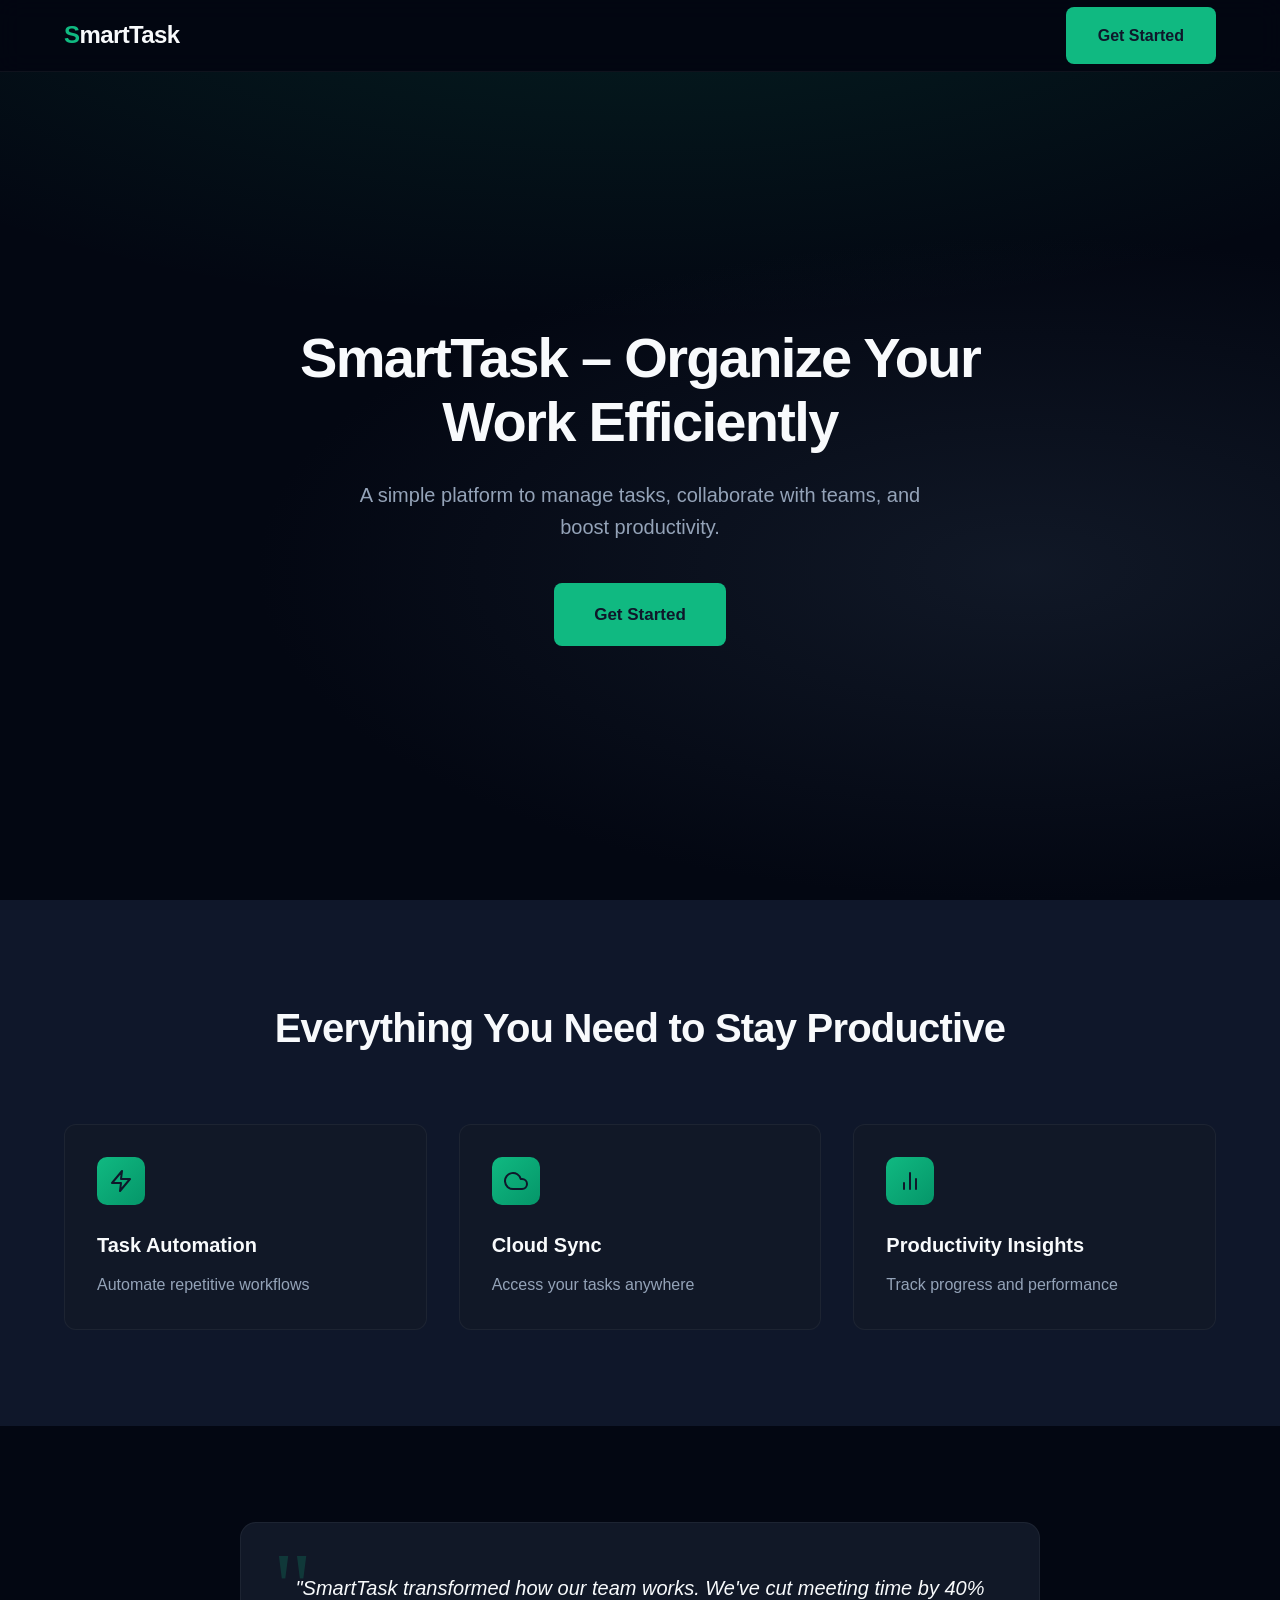
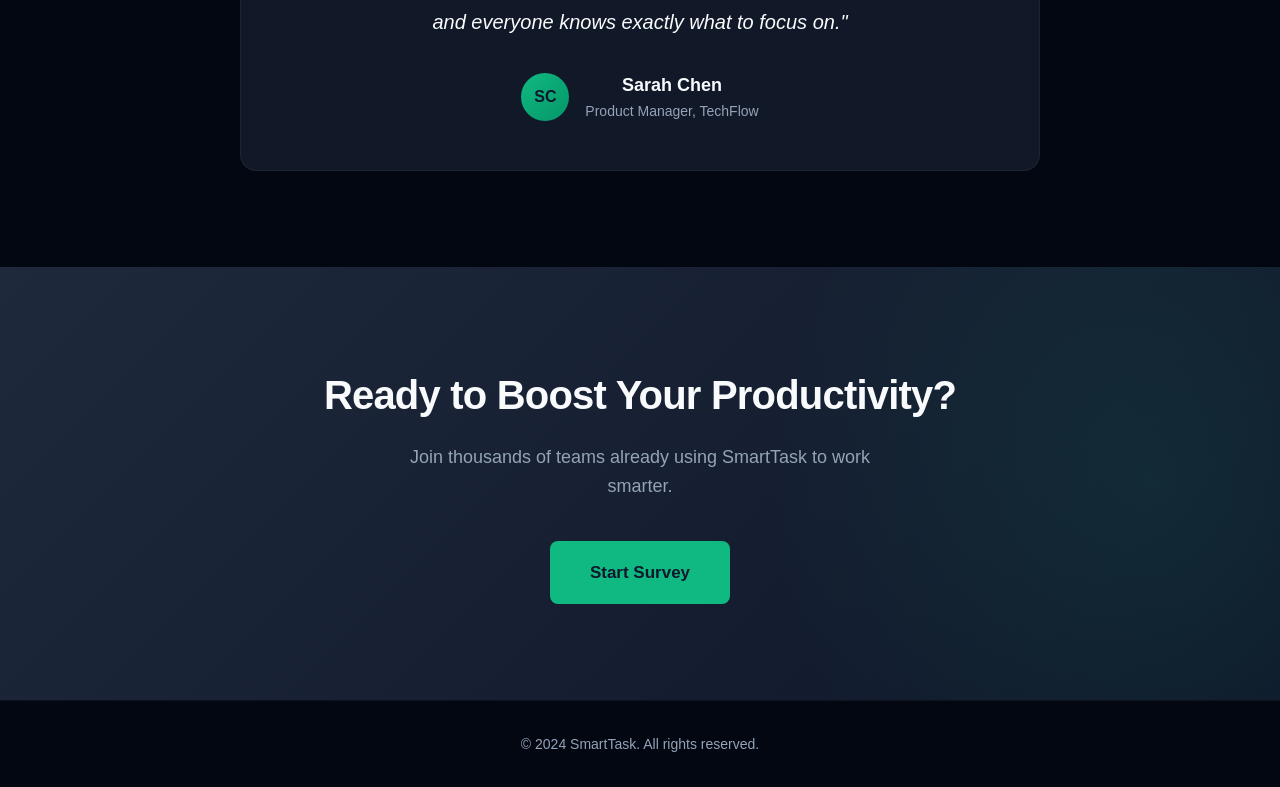
<file: fast-page/index.html>
<!DOCTYPE html>
<html lang="en">
<head>
    <meta charset="UTF-8">
    <meta name="viewport" content="width=device-width, initial-scale=1.0">
    <meta name="description" content="SmartTask - A simple platform to manage tasks, collaborate with teams, and boost productivity.">
    <title>SmartTask – Organize Your Work Efficiently</title>
    <link rel="stylesheet" href="styles.css">
</head>
<body>
    <!-- Navigation -->
    <nav class="navbar">
        <div class="nav-container">
            <a href="#" class="logo">SmartTask</a>
            <a href="#cta" class="btn btn-primary nav-btn">Get Started</a>
        </div>
    </nav>

    <!-- Hero Section -->
    <section class="hero">
        <div class="hero-content">
            <h1 class="hero-title">SmartTask – Organize Your Work Efficiently</h1>
            <p class="hero-subtitle">A simple platform to manage tasks, collaborate with teams, and boost productivity.</p>
            <a href="#cta" class="btn btn-primary btn-large">Get Started</a>
        </div>
    </section>

    <!-- Features Section -->
    <section class="features">
        <div class="container">
            <h2 class="section-title">Everything You Need to Stay Productive</h2>
            <div class="features-grid">
                <div class="feature-card">
                    <div class="feature-icon">
                        <svg xmlns="http://www.w3.org/2000/svg" viewBox="0 0 24 24" fill="none" stroke="currentColor" stroke-width="2" stroke-linecap="round" stroke-linejoin="round">
                            <path d="M13 2L3 14h9l-1 8 10-12h-9l1-8z"/>
                        </svg>
                    </div>
                    <h3 class="feature-title">Task Automation</h3>
                    <p class="feature-description">Automate repetitive workflows</p>
                </div>
                <div class="feature-card">
                    <div class="feature-icon">
                        <svg xmlns="http://www.w3.org/2000/svg" viewBox="0 0 24 24" fill="none" stroke="currentColor" stroke-width="2" stroke-linecap="round" stroke-linejoin="round">
                            <path d="M18 10h-1.26A8 8 0 1 0 9 20h9a5 5 0 0 0 0-10z"/>
                        </svg>
                    </div>
                    <h3 class="feature-title">Cloud Sync</h3>
                    <p class="feature-description">Access your tasks anywhere</p>
                </div>
                <div class="feature-card">
                    <div class="feature-icon">
                        <svg xmlns="http://www.w3.org/2000/svg" viewBox="0 0 24 24" fill="none" stroke="currentColor" stroke-width="2" stroke-linecap="round" stroke-linejoin="round">
                            <line x1="18" y1="20" x2="18" y2="10"/>
                            <line x1="12" y1="20" x2="12" y2="4"/>
                            <line x1="6" y1="20" x2="6" y2="14"/>
                        </svg>
                    </div>
                    <h3 class="feature-title">Productivity Insights</h3>
                    <p class="feature-description">Track progress and performance</p>
                </div>
            </div>
        </div>
    </section>

    <!-- Testimonial Section -->
    <section class="testimonial">
        <div class="container">
            <div class="testimonial-card">
                <blockquote class="testimonial-quote">
                    "SmartTask transformed how our team works. We've cut meeting time by 40% and everyone knows exactly what to focus on."
                </blockquote>
                <div class="testimonial-author">
                    <div class="author-avatar">SC</div>
                    <div class="author-info">
                        <div class="author-name">Sarah Chen</div>
                        <div class="author-title">Product Manager, TechFlow</div>
                    </div>
                </div>
            </div>
        </div>
    </section>

    <!-- CTA Section -->
    <section class="cta" id="cta">
        <div class="container">
            <div class="cta-content">
                <h2 class="cta-title">Ready to Boost Your Productivity?</h2>
                <p class="cta-subtitle">Join thousands of teams already using SmartTask to work smarter.</p>
<a href="https://docs.google.com/forms/d/e/1FAIpQLSdQBJs6itl0eZw2GVE6zspK_drlKFVu5jhYUi-5BXzn3vnX2w/viewform?usp=pp_url&entry.213610116=Version+A" class="btn btn-primary btn-large">Start Survey</a>
            </div>
        </div>
    </section>

    <!-- Footer -->
    <footer class="footer">
        <div class="container">
            <p class="footer-text">© 2024 SmartTask. All rights reserved.</p>
        </div>
    </footer>

    <script src="script.js"></script>
</body>
</html>
</file>
<file: fast-page/styles.css>
/* SmartTask Landing Page Styles */

/* CSS Variables */
:root {
    --color-primary: #0F172A;
    --color-secondary: #1E293B;
    --color-accent: #10B981;
    --color-accent-hover: #059669;
    --color-text-primary: #F8FAFC;
    --color-text-secondary: #94A3B8;
    --color-background: #030712;
    --color-card: #111827;
    --font-system: -apple-system, BlinkMacSystemFont, "Segoe UI", Roboto, Oxygen, Ubuntu, Cantarell, sans-serif;
    --transition: 0.3s ease;
    --shadow-card: 0 4px 6px -1px rgba(0, 0, 0, 0.3);
    --shadow-card-hover: 0 10px 15px -3px rgba(0, 0, 0, 0.4);
}

/* Reset & Base */
*, *::before, *::after {
    box-sizing: border-box;
    margin: 0;
    padding: 0;
}

html {
    scroll-behavior: smooth;
}

body {
    font-family: var(--font-system);
    font-size: 1.125rem;
    line-height: 1.6;
    color: var(--color-text-primary);
    background-color: var(--color-background);
    -webkit-font-smoothing: antialiased;
    -moz-osx-font-smoothing: grayscale;
}

/* Container */
.container {
    max-width: 1200px;
    margin: 0 auto;
    padding: 0 1.5rem;
}

/* Navigation */
.navbar {
    position: sticky;
    top: 0;
    z-index: 100;
    height: 72px;
    background: rgba(3, 7, 18, 0.85);
    backdrop-filter: blur(12px);
    -webkit-backdrop-filter: blur(12px);
    border-bottom: 1px solid rgba(255, 255, 255, 0.05);
}

.nav-container {
    max-width: 1200px;
    margin: 0 auto;
    padding: 0 1.5rem;
    height: 100%;
    display: flex;
    align-items: center;
    justify-content: space-between;
}

.logo {
    font-size: 1.5rem;
    font-weight: 700;
    color: var(--color-text-primary);
    text-decoration: none;
    letter-spacing: -0.025em;
}

.logo::first-letter {
    color: var(--color-accent);
}

.nav-btn {
    padding: 0.625rem 1.25rem;
    font-size: 0.9375rem;
}

/* Buttons */
.btn {
    display: inline-block;
    padding: 1rem 2rem;
    font-family: var(--font-system);
    font-size: 1rem;
    font-weight: 600;
    text-decoration: none;
    border-radius: 8px;
    cursor: pointer;
    border: none;
    transition: all var(--transition);
}

.btn-primary {
    background-color: var(--color-accent);
    color: var(--color-primary);
}

.btn-primary:hover {
    background-color: var(--color-accent-hover);
    transform: translateY(-2px);
    box-shadow: 0 4px 12px rgba(16, 185, 129, 0.3);
}

.btn-primary:active {
    transform: scale(0.98);
}

.btn-large {
    padding: 1.125rem 2.5rem;
    font-size: 1.0625rem;
}

/* Hero Section */
.hero {
    min-height: calc(100vh - 72px);
    display: flex;
    align-items: center;
    justify-content: center;
    text-align: center;
    padding: 4rem 1.5rem;
    position: relative;
    overflow: hidden;
}

.hero::before {
    content: '';
    position: absolute;
    top: 0;
    left: 0;
    right: 0;
    bottom: 0;
    background: 
        radial-gradient(ellipse 80% 50% at 50% -20%, rgba(16, 185, 129, 0.15), transparent),
        radial-gradient(ellipse 60% 40% at 80% 60%, rgba(30, 41, 59, 0.5), transparent);
    pointer-events: none;
}

.hero-content {
    position: relative;
    z-index: 1;
    max-width: 800px;
}

.hero-title {
    font-size: clamp(2.25rem, 5vw, 3.5rem);
    font-weight: 700;
    line-height: 1.15;
    letter-spacing: -0.03em;
    margin-bottom: 1.5rem;
    color: var(--color-text-primary);
}

.hero-title .accent {
    color: var(--color-accent);
}

.hero-subtitle {
    font-size: clamp(1rem, 2vw, 1.25rem);
    color: var(--color-text-secondary);
    margin-bottom: 2.5rem;
    max-width: 600px;
    margin-left: auto;
    margin-right: auto;
}

/* Features Section */
.features {
    padding: 6rem 0;
    background-color: var(--color-primary);
}

.section-title {
    font-size: clamp(1.75rem, 4vw, 2.5rem);
    font-weight: 600;
    text-align: center;
    margin-bottom: 4rem;
    letter-spacing: -0.02em;
}

.features-grid {
    display: grid;
    grid-template-columns: repeat(3, 1fr);
    gap: 2rem;
}

.feature-card {
    background: var(--color-card);
    padding: 2rem;
    border-radius: 12px;
    border: 1px solid rgba(255, 255, 255, 0.05);
    transition: all var(--transition);
}

.feature-card:hover {
    transform: translateY(-4px);
    box-shadow: var(--shadow-card-hover);
    border-color: rgba(16, 185, 129, 0.2);
}

.feature-icon {
    width: 48px;
    height: 48px;
    display: flex;
    align-items: center;
    justify-content: center;
    background: linear-gradient(135deg, var(--color-accent), #059669);
    border-radius: 10px;
    margin-bottom: 1.5rem;
}

.feature-icon svg {
    width: 24px;
    height: 24px;
    color: var(--color-primary);
}

.feature-title {
    font-size: 1.25rem;
    font-weight: 600;
    margin-bottom: 0.75rem;
    color: var(--color-text-primary);
}

.feature-description {
    font-size: 1rem;
    color: var(--color-text-secondary);
    line-height: 1.5;
}

/* Testimonial Section */
.testimonial {
    padding: 6rem 0;
    background-color: var(--color-background);
}

.testimonial-card {
    max-width: 800px;
    margin: 0 auto;
    text-align: center;
    padding: 3rem;
    background: var(--color-card);
    border-radius: 16px;
    border: 1px solid rgba(255, 255, 255, 0.05);
    position: relative;
}

.testimonial-card::before {
    content: '"';
    position: absolute;
    top: 1rem;
    left: 2rem;
    font-size: 6rem;
    font-family: Georgia, serif;
    color: var(--color-accent);
    opacity: 0.2;
    line-height: 1;
}

.testimonial-quote {
    font-size: 1.25rem;
    font-style: italic;
    color: var(--color-text-primary);
    line-height: 1.7;
    margin-bottom: 2rem;
    position: relative;
    z-index: 1;
}

.testimonial-author {
    display: flex;
    align-items: center;
    justify-content: center;
    gap: 1rem;
}

.author-avatar {
    width: 48px;
    height: 48px;
    border-radius: 50%;
    background: linear-gradient(135deg, var(--color-accent), #059669);
    display: flex;
    align-items: center;
    justify-content: center;
    font-weight: 600;
    font-size: 1rem;
    color: var(--color-primary);
}

.author-name {
    font-weight: 600;
    color: var(--color-text-primary);
}

.author-title {
    font-size: 0.875rem;
    color: var(--color-text-secondary);
}

/* CTA Section */
.cta {
    padding: 6rem 0;
    background: linear-gradient(135deg, var(--color-secondary) 0%, var(--color-primary) 100%);
    position: relative;
    overflow: hidden;
}

.cta::before {
    content: '';
    position: absolute;
    top: -50%;
    right: -20%;
    width: 60%;
    height: 200%;
    background: radial-gradient(ellipse, rgba(16, 185, 129, 0.1), transparent 70%);
    pointer-events: none;
}

.cta-content {
    text-align: center;
    position: relative;
    z-index: 1;
}

.cta-title {
    font-size: clamp(1.75rem, 4vw, 2.5rem);
    font-weight: 600;
    margin-bottom: 1rem;
    letter-spacing: -0.02em;
}

.cta-subtitle {
    font-size: 1.125rem;
    color: var(--color-text-secondary);
    margin-bottom: 2.5rem;
    max-width: 500px;
    margin-left: auto;
    margin-right: auto;
}

/* Footer */
.footer {
    padding: 2rem 0;
    background-color: var(--color-background);
    border-top: 1px solid rgba(255, 255, 255, 0.05);
}

.footer-text {
    text-align: center;
    font-size: 0.875rem;
    color: var(--color-text-secondary);
}

/* Responsive Design */
@media (max-width: 1024px) {
    .features-grid {
        grid-template-columns: repeat(2, 1fr);
    }
}

@media (max-width: 768px) {
    .hero {
        min-height: auto;
        padding: 6rem 1.5rem;
    }
    
    .hero-subtitle {
        margin-bottom: 2rem;
    }
    
    .features {
        padding: 4rem 0;
    }
    
    .features-grid {
        grid-template-columns: 1fr;
        gap: 1.5rem;
    }
    
    .section-title {
        margin-bottom: 2.5rem;
    }
    
    .testimonial {
        padding: 4rem 0;
    }
    
    .testimonial-card {
        padding: 2rem 1.5rem;
    }
    
    .testimonial-quote {
        font-size: 1.125rem;
    }
    
    .cta {
        padding: 4rem 0;
    }
    
    .btn-large {
        padding: 1rem 2rem;
    }
}

@media (max-width: 480px) {
    .navbar {
        height: 64px;
    }
    
    .logo {
        font-size: 1.25rem;
    }
    
    .nav-btn {
        padding: 0.5rem 1rem;
        font-size: 0.875rem;
    }
    
    .hero-title {
        font-size: 1.875rem;
    }
    
    .btn {
        padding: 0.875rem 1.5rem;
    }
}
</file>
